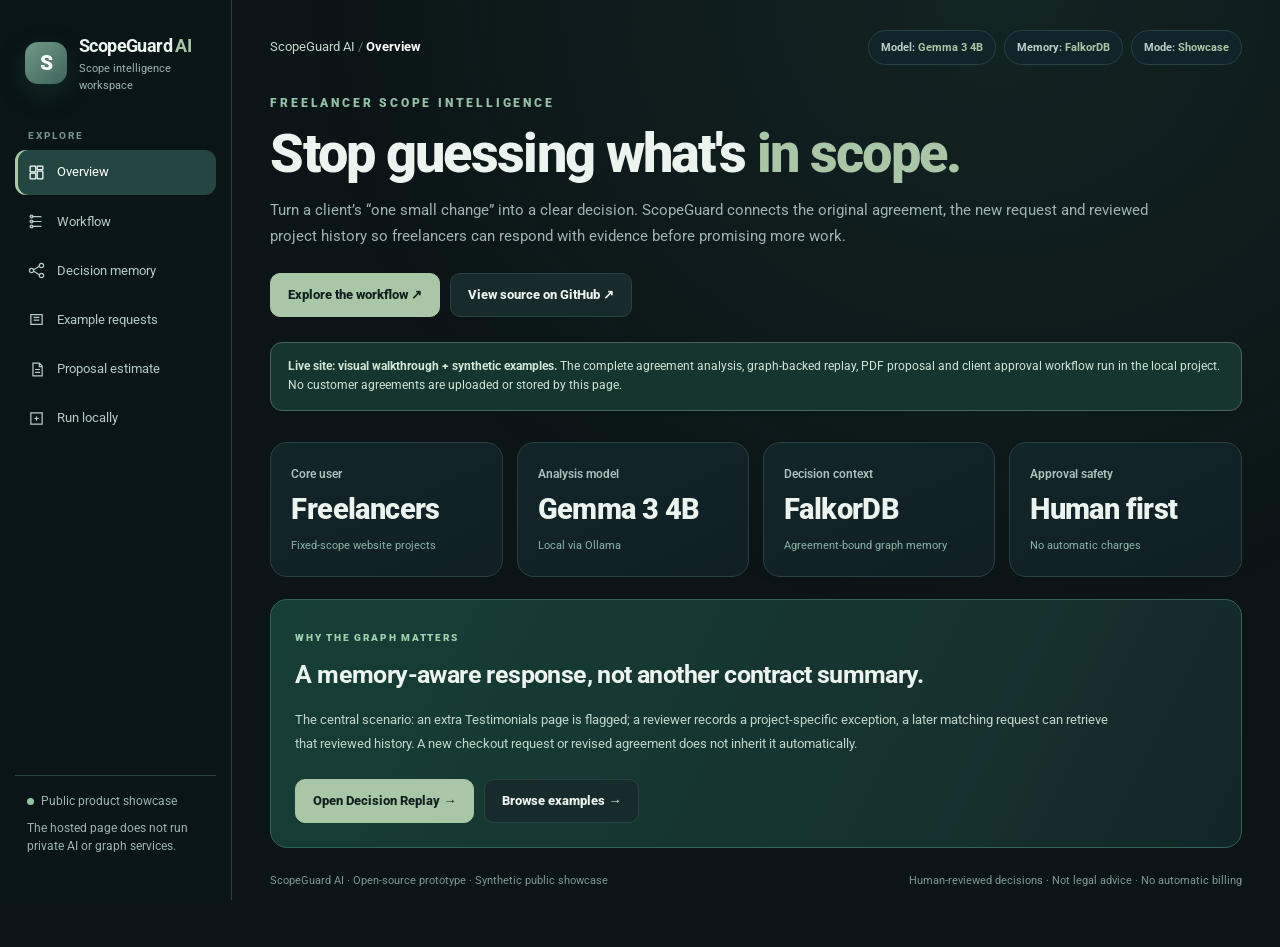
<file: showcase/index.html>
<!DOCTYPE html>

<html lang="en">
<head>
<meta charset="utf-8"/>
<meta content="width=device-width, initial-scale=1" name="viewport"/>
<meta content="ScopeGuard AI helps freelance developers handle scope changes through agreement evidence, human-reviewed decisions and FalkorDB memory." name="description"/>
<meta content="#0b1416" name="theme-color"/>
<title>ScopeGuard AI | Evidence before extra work</title>
<link href="https://fonts.googleapis.com" rel="preconnect"/>
<link crossorigin="" href="https://fonts.gstatic.com" rel="preconnect"/>
<link href="https://fonts.googleapis.com/css2?family=Roboto:wght@400;500;600;700;800;900&amp;display=swap" rel="stylesheet"/>
<style>
    :root {
      color-scheme: dark;
      --bg:#0b1416; --surface:#101f22; --surface-2:#14272a; --raised:#192f31;
      --edge:#294144; --muted:#9eb5b6; --text:#ecf4ef; --quiet:#c1d0c8;
      --sage:#a9c6a6; --olive:#768d77; --sea:#6fb3a8; --gold:#d4c18b;
      --danger:#e0a59b; --sidebar:rgba(10,22,24,.92);
    }
    * {box-sizing:border-box}
    html {scroll-behavior:smooth;scroll-padding-top:98px}
    body {margin:0;font-family:Roboto,Arial,sans-serif;background:var(--bg);color:var(--text);line-height:1.55;min-width:320px}
    body::before {content:"";position:fixed;inset:0;z-index:-1;pointer-events:none;background:radial-gradient(ellipse at 78% 0%,rgba(51,108,94,.19),transparent 49%)}
    a {color:inherit;text-decoration:none} button,input,select {font:inherit}
    button {cursor:pointer} button:focus-visible,a:focus-visible,select:focus-visible,input:focus-visible {outline:3px solid var(--sage);outline-offset:3px}
    .shell {max-width:1600px;margin:auto;display:grid;grid-template-columns:232px minmax(0,1fr);min-height:100vh}
    .sidebar {background:var(--sidebar);border-right:1px solid var(--edge);padding:28px 15px;display:flex;flex-direction:column;gap:30px;position:sticky;top:0;height:100vh}
    .identity {display:flex;align-items:center;gap:12px;padding:4px 10px}
    .mark {width:42px;height:42px;flex:none;display:grid;place-items:center;background:linear-gradient(140deg,#719986,#3e645b);color:#fff;border-radius:13px;font-weight:900;font-size:21px;box-shadow:0 9px 25px #203f3670}
    .identity strong {display:block;font-size:18px;letter-spacing:-.6px}
    .identity small {display:block;font-size:11px;color:var(--muted)}
    .side-caption {padding:0 13px;color:#728f8d;font-size:10px;font-weight:800;letter-spacing:2px;text-transform:uppercase;margin-bottom:7px}
    .side-nav {display:grid;gap:5px}
    .side-nav a {padding:12px 13px;display:flex;gap:12px;align-items:center;border-radius:11px;font-size:13px;color:#b5cbc8;transition:background .15s}
    .side-nav a:hover,.side-nav a.active {background:#244643;color:#fff}
    .side-nav a.active {box-shadow:inset 3px 0 0 var(--sage)}
    .side-nav svg {width:17px;height:17px;stroke:currentColor;fill:none;stroke-width:1.75;flex:none}
    .sidebar-bottom {margin-top:auto;padding:16px 12px;border-top:1px solid var(--edge);color:var(--muted);font-size:12px}
    .online-dot {display:inline-block;width:7px;height:7px;border-radius:50%;background:#91c4a3;margin-right:7px}
    .main {padding:30px clamp(18px,3vw,45px) 58px;min-width:0}
    .topline {display:flex;align-items:center;justify-content:space-between;gap:14px;flex-wrap:wrap;margin-bottom:29px}
    .crumb {color:#c3d6ce;font-size:13px}.crumb b{color:#fff}
    .top-right {display:flex;gap:8px;align-items:center;flex-wrap:wrap}
    .chip {border:1px solid var(--edge);border-radius:50px;background:#102529;color:#bcceca;font-size:11px;font-weight:700;padding:8px 12px}
    .chip strong{color:var(--sage)}
    .page-eyebrow {color:#94c1a7;font-size:12px;font-weight:900;letter-spacing:2.8px;text-transform:uppercase;margin:0 0 11px}
    h1 {font-size:clamp(35px,4.5vw,54px);font-weight:850;letter-spacing:-1.7px;line-height:1.1;margin:0 0 15px}
    h1 em {font-style:normal;color:var(--sage)}
    .intro {color:var(--muted);max-width:880px;margin:0;font-size:15px;line-height:1.7}
    .intro-actions {display:flex;gap:10px;flex-wrap:wrap;margin-top:24px}
    .btn {padding:11px 17px;border-radius:10px;border:1px solid var(--edge);font-weight:800;font-size:13px;display:inline-flex;align-items:center;justify-content:center;gap:8px;transition:background .15s,transform .15s}
    .btn:hover{transform:translateY(-1px)}.btn-primary{background:var(--sage);color:#10201d;border-color:var(--sage)}.btn-primary:hover{background:#bfd7bd}
    .btn-outline{background:#172b2d;color:var(--text)}.btn-outline:hover{background:#243d3d}
    .trust-note {border:1px solid #46645b;background:#17352f;border-radius:12px;padding:14px 17px;color:#d1e5d8;margin-top:25px;font-size:12px;line-height:1.6}
    .stats {display:grid;grid-template-columns:repeat(4,minmax(0,1fr));gap:14px;margin:31px 0 22px}
    .stat,.panel {background:linear-gradient(155deg,#122529,#102024);border:1px solid var(--edge);border-radius:17px}
    .stat {padding:22px 20px}.stat .stat-k {font-size:12px;color:#adc0be;font-weight:600;margin-bottom:9px}
    .stat .stat-v {font-size:clamp(20px,2.4vw,29px);font-weight:850;line-height:1.2;letter-spacing:-.6px}.stat .stat-s {font-size:11px;color:#88b5a9;margin-top:10px}
    .section-title {font-size:23px;font-weight:800;margin:0 0 6px;letter-spacing:-.5px}.section-desc{font-size:13px;color:var(--muted);margin:0 0 20px}
    .panel {padding:24px;margin-bottom:20px;min-width:0}
    .panel-accent {background:linear-gradient(117deg,#173e37,#16312f 72%,#112527);border-color:#34635a}
    .badge {display:inline-block;font-size:10px;font-weight:900;letter-spacing:1.7px;text-transform:uppercase;color:#9fd3b0;margin-bottom:11px}
    .feature-heading {font-size:25px;margin:0 0 10px;letter-spacing:-.6px}.feature-body{color:#c1d6cd;font-size:13px;max-width:830px;line-height:1.8}
    .evidence-line {border-left:3px solid var(--sea);margin-top:18px;padding:7px 0 7px 15px;color:#e0eee3;font-size:13px}
    .two-panel {display:grid;grid-template-columns:minmax(0,1.45fr) minmax(295px,1fr);gap:20px;align-items:stretch}
    .two-panel>.panel {margin-bottom:20px}
    .workflow {display:grid;gap:12px}
    .step {display:flex;gap:13px;align-items:flex-start;background:#162b2d;border:1px solid var(--edge);padding:13px;border-radius:12px}
    .step-n {width:30px;height:30px;border-radius:9px;flex:none;display:grid;place-items:center;background:#29473d;color:#cbe5ce;font-weight:800;font-size:12px}
    .step strong{font-size:13px;display:block}.step p{margin:3px 0 0;font-size:11px;color:var(--muted)}
    .chart-area {display:grid;grid-template-columns:165px minmax(0,1fr);gap:16px;align-items:center;margin:23px 0 8px}
    .donut {width:165px;height:165px;border-radius:50%;background:conic-gradient(var(--sage) 0 50%,var(--sea) 50% 75%,#668087 75% 100%);display:grid;place-items:center;position:relative}
    .donut::before{content:"";width:117px;height:117px;border-radius:50%;background:#11252a;position:absolute}
    .donut-center{z-index:1;position:relative;text-align:center}.donut-center strong{font-size:28px;display:block;line-height:1.05}.donut-center span{color:var(--muted);font-size:10px}
    .legend{display:grid;gap:10px;font-size:12px}.legend>div{display:flex;justify-content:space-between;gap:8px;align-items:center;color:#d5e4dd}
    .legend-label{display:flex;align-items:center;gap:8px}.swatch{width:9px;height:9px;border-radius:3px;flex:none}
    .table-wrap{overflow-x:auto}.request-table{width:100%;border-collapse:collapse;text-align:left;font-size:12px;min-width:520px}
    .request-table th {color:#9ab0ad;text-transform:uppercase;letter-spacing:.7px;font-size:10px;font-weight:800;padding:12px 11px;border-bottom:1px solid var(--edge)}
    .request-table td {padding:15px 11px;border-bottom:1px solid #244043;color:#e0e9e3}.request-table tr:last-child td{border-bottom:0}
    .status {display:inline-block;border-radius:50px;font-weight:800;font-size:10px;padding:5px 9px;white-space:nowrap}
    .status.extra{background:#453d31;color:#ead4a9}.status.review{background:#293d49;color:#bdd3dc}.status.included{background:#234137;color:#afddc0}
    .sample-tag {font-size:10px;color:var(--muted);margin-top:12px}
    .calculator {display:grid;grid-template-columns:1fr 1fr;gap:12px;margin:15px 0}
    .field label {display:block;color:#b7cbc3;font-size:11px;font-weight:800;margin-bottom:6px}.field input{width:100%;background:#0c1b1f;color:#ecf4ef;border:1px solid #335256;border-radius:9px;padding:11px 12px;min-width:0}
    .calc-total {font-size:29px;letter-spacing:-.6px;font-weight:900;color:#b7d6b4;margin:8px 0 0}.calc-error{color:#e2aba1;font-size:11px;min-height:18px}
    .cta {display:flex;justify-content:space-between;align-items:center;gap:18px;flex-wrap:wrap;padding:25px 26px;border-radius:18px;border:1px solid #38534c;background:#1c3432;margin-top:2px}
    .cta h2{font-size:21px;margin:0 0 6px}.cta p{margin:0;color:#adc4b8;font-size:12px;max-width:700px}
    .footer {color:#7f9995;font-size:11px;margin-top:24px;display:flex;justify-content:space-between;gap:12px;flex-wrap:wrap}
    @media(max-width:1150px){.stats{grid-template-columns:repeat(2,1fr)}.two-panel{grid-template-columns:1fr}}
    @media(max-width:760px){.shell{display:block}.sidebar{height:auto;position:static;padding:13px 15px;gap:10px}.identity{padding:4px}.side-caption,.sidebar-bottom{display:none}.side-nav{display:flex;overflow-x:auto;gap:5px}.side-nav a{white-space:nowrap;padding:10px}.main{padding:24px 16px 40px}.chart-area{grid-template-columns:1fr;justify-items:start}}
    @media(max-width:480px){.stats{grid-template-columns:1fr 1fr;gap:9px}.stat{padding:15px 12px}.stat .stat-v{font-size:18px}.panel{padding:18px}.calculator{grid-template-columns:1fr}.topline{margin-bottom:22px}}
    @media(prefers-reduced-motion:reduce){html{scroll-behavior:auto}*,*:before,*:after{transition:none!important}}

    /* Single-view navigation: each sidebar item opens its own product screen. */
    .page-view[hidden] {display:none !important}
    .page-view {animation:view-enter .19s ease-out}
    .view-header {margin-bottom:25px}
    .view-header h1 {font-size:clamp(29px,3.4vw,42px);letter-spacing:-1.1px}
    .view-header p:not(.page-eyebrow) {color:var(--muted);max-width:810px;font-size:14px}
    .view-header .page-eyebrow {margin-bottom:8px}
    .view-grid {display:grid;grid-template-columns:minmax(0,1fr) minmax(280px,.75fr);gap:18px}
    .view-grid > .panel {margin-bottom:0}
    .screen-note {border:1px solid var(--edge);border-radius:14px;padding:16px 18px;background:#14292a;color:#bfcec5;font-size:13px;line-height:1.7;margin-bottom:20px}
    .screen-note strong{color:var(--text)}
    @keyframes view-enter{from{opacity:.3;transform:translateY(5px)}to{opacity:1;transform:none}}
    @media(max-width:880px){.view-grid{grid-template-columns:1fr}}
    @media(prefers-reduced-motion:reduce){.page-view{animation:none}}
</style>
</head>
<body>
<div class="shell">
<aside aria-label="Site navigation" class="sidebar">
<a aria-label="ScopeGuard AI home" class="identity" href="#overview"><div class="mark">S</div><div><strong>ScopeGuard <span style="color:var(--sage)">AI</span></strong><small>Scope intelligence workspace</small></div></a>
<div><div class="side-caption">Explore</div><nav class="side-nav">
<a class="active" href="#overview"><svg viewbox="0 0 24 24"><rect height="8" rx="1" width="8" x="3" y="3"></rect><rect height="5" rx="1" width="8" x="13" y="3"></rect><rect height="11" rx="1" width="8" x="13" y="10"></rect><rect height="8" rx="1" width="8" x="3" y="13"></rect></svg>Overview</a>
<a href="#workflow"><svg viewbox="0 0 24 24"><path d="M5 5h14M5 12h14M5 19h14"></path><circle cx="5" cy="5" r="2"></circle><circle cx="5" cy="12" r="2"></circle><circle cx="5" cy="19" r="2"></circle></svg>Workflow</a>
<a href="#decision-memory"><svg viewbox="0 0 24 24"><circle cx="5" cy="12" r="3"></circle><circle cx="19" cy="5" r="3"></circle><circle cx="19" cy="19" r="3"></circle><path d="m8 11 8-5m-8 7 8 5"></path></svg>Decision memory</a>
<a href="#example-requests"><svg viewbox="0 0 24 24"><path d="M4 5h16v14H4zM8 9h8M8 13h8"></path></svg>Example requests</a>
<a href="#proposal"><svg viewbox="0 0 24 24"><path d="M7 3h9l4 4v14H7zM16 3v5h4M10 12h7M10 16h7"></path></svg>Proposal estimate</a>
<a href="#get-started"><svg viewbox="0 0 24 24"><path d="M4 4h16v16H4zM9 12h6m-3-3v6"></path></svg>Run locally</a>
</nav></div>
<div class="sidebar-bottom"><div><span class="online-dot"></span>Public product showcase</div><div style="margin-top:8px">The hosted page does not run private AI or graph services.</div></div>
</aside>
<main class="main" id="overview">
<div class="topline"><div class="crumb">ScopeGuard AI <span style="color:#5d7975"> / </span> <b id="active-page-name">Overview</b></div><div class="top-right"><span class="chip">Model: <strong>Gemma 3 4B</strong></span><span class="chip">Memory: <strong>FalkorDB</strong></span><span class="chip">Mode: <strong>Showcase</strong></span></div></div>











<section class="page-view" data-view="overview" id="view-overview"><p class="page-eyebrow">Freelancer scope intelligence</p><h1>Stop guessing what's <em>in scope.</em></h1><p class="intro">Turn a client’s “one small change” into a clear decision. ScopeGuard connects the original agreement, the new request and reviewed project history so freelancers can respond with evidence before promising more work.</p><div class="intro-actions"><a class="btn btn-primary" href="#workflow">Explore the workflow ↗</a><a class="btn btn-outline" href="https://github.com/agcodes0315/Scopeguard-AI" rel="noopener noreferrer" target="_blank">View source on GitHub ↗</a></div><div class="trust-note"><strong>Live site: visual walkthrough + synthetic examples.</strong> The complete agreement analysis, graph-backed replay, PDF proposal and client approval workflow run in the local project. No customer agreements are uploaded or stored by this page.</div><section aria-label="Product capabilities" class="stats">
<article class="stat"><div class="stat-k">Core user</div><div class="stat-v">Freelancers</div><div class="stat-s">Fixed-scope website projects</div></article>
<article class="stat"><div class="stat-k">Analysis model</div><div class="stat-v">Gemma 3 4B</div><div class="stat-s">Local via Ollama</div></article>
<article class="stat"><div class="stat-k">Decision context</div><div class="stat-v">FalkorDB</div><div class="stat-s">Agreement-bound graph memory</div></article>
<article class="stat"><div class="stat-k">Approval safety</div><div class="stat-v">Human first</div><div class="stat-s">No automatic charges</div></article>
</section><section class="panel panel-accent"><span class="badge">Why the graph matters</span><h2 class="feature-heading">A memory-aware response, not another contract summary.</h2><p class="feature-body">The central scenario: an extra Testimonials page is flagged; a reviewer records a project-specific exception, a later matching request can retrieve that reviewed history. A new checkout request or revised agreement does not inherit it automatically.</p><div class="intro-actions"><a class="btn btn-primary" href="#decision-memory">Open Decision Replay →</a><a class="btn btn-outline" href="#example-requests">Browse examples →</a></div></section></section><section class="page-view" data-view="workflow" hidden="" id="view-workflow"><div class="view-header"><p class="page-eyebrow">Product journey</p><h1>Agreement-to-approval workflow</h1><p>The four-step workflow and illustrative case distribution.</p></div><section class="panel" id="workflow"><h2 class="section-title">From request to resolution</h2><p class="section-desc">Four steps, one evidence-backed workflow.</p><div class="workflow">
<div class="step"><span class="step-n">01</span><div><strong>Review the agreement</strong><p>Load the original scope and its revision limits.</p></div></div>
<div class="step"><span class="step-n">02</span><div><strong>Analyze with Gemma</strong><p>Flag potential extras, included work, or uncertainty.</p></div></div>
<div class="step"><span class="step-n">03</span><div><strong>Prepare client approval</strong><p>Freelancer chooses hours and rate; client reviews.</p></div></div>
<div class="step"><span class="step-n">04</span><div><strong>Remember reviewed decisions</strong><p>FalkorDB retrieves relevant agreement-bound history.</p></div></div>
</div></section><section class="panel" id="chart"><h2 class="section-title">Sample decision mix</h2><p class="section-desc">Four fictional requests for illustration not measured accuracy.</p><div class="chart-area"><div aria-label="Four fictional requests: two potential extras, one needs review, one included" class="donut" role="img"><div class="donut-center"><strong>4</strong><span>sample requests</span></div></div><div class="legend"><div><span class="legend-label"><i class="swatch" style="background:var(--sage)"></i>Potential extra</span><b>2</b></div><div><span class="legend-label"><i class="swatch" style="background:var(--sea)"></i>Needs review</span><b>1</b></div><div><span class="legend-label"><i class="swatch" style="background:#668087"></i>Included</span><b>1</b></div></div></div><p class="sample-tag">Illustrative categories only. Real classifications need agreement evidence and human review.</p></section></section><section class="page-view" data-view="decision-memory" hidden="" id="view-decision-memory"><div class="view-header"><p class="page-eyebrow">Graph intelligence</p><h1>Decision replay</h1><p>See how relationship-bound decisions can change what the agent recommends next.</p></div><section class="panel panel-accent" id="decision-memory"><span class="badge">The differentiator · Decision replay</span><h2 class="feature-heading">One request. Its full promise history.</h2><p class="feature-body">A Testimonials page may be outside a five-page agreement today. But if the freelancer later records a reviewed, agreement-specific exception, ScopeGuard can retrieve that history for a matching request. An unrelated checkout request or a changed agreement must not inherit that exception automatically.</p><div class="evidence-line"><strong>Graph evidence path:</strong> Project → Active agreement → Relevant clause → Client request → Human-reviewed exception. Previous approval remains subject to verification.</div></section><div class="screen-note"><strong>Important:</strong> This is a visual walkthrough. Graph evidence shown here is schematic. For live Cypher queries, agreement-version replay and human-reviewed decisions, run the local Atlas Decision Desk from the repository.</div><section class="panel"><h2 class="section-title">How the graph changes guidance</h2><p class="section-desc">Illustrative decision sequence not a live database query.</p><div class="workflow"><div class="step"><span class="step-n">01</span><div><strong>No matching reviewed decision</strong><p>Testimonials page → review agreement evidence; possible extra work.</p></div></div><div class="step"><span class="step-n">02</span><div><strong>Matching reviewed exception found</strong><p>Same request under the same agreement version → surface exception conditions, require human verification.</p></div></div><div class="step"><span class="step-n">03</span><div><strong>Different request or version</strong><p>Online checkout or an updated agreement → do not reuse the old exception; reassess.</p></div></div></div></section></section><section class="page-view" data-view="example-requests" hidden="" id="view-example-requests"><div class="view-header"><p class="page-eyebrow">Scope triage</p><h1>Client request examples</h1><p>Synthetic examples only not live inference or customer records.</p></div><section class="panel" id="example-requests"><h2 class="section-title">Example client requests</h2><p class="section-desc">Fictional scope cases that show the problem in plain language.</p><div class="table-wrap"><table class="request-table"><thead><tr><th>Client asks for</th><th>Example outcome</th><th>Next step</th></tr></thead><tbody>
<tr><td>Sixth Testimonials page</td><td><span class="status extra">Potential extra</span></td><td>Review / estimate</td></tr>
<tr><td>Third revision round</td><td><span class="status extra">Potential extra</span></td><td>Review / estimate</td></tr>
<tr><td>Ambiguous design polish</td><td><span class="status review">Needs review</span></td><td>Clarify scope</td></tr>
<tr><td>Existing agreed Contact page</td><td><span class="status included">Included</span></td><td>Work to agreement</td></tr>
</tbody></table></div><p class="sample-tag">Rows are written examples, not actual live Gemma responses.</p></section></section><section class="page-view" data-view="proposal" hidden="" id="view-proposal"><div class="view-header"><p class="page-eyebrow">Human-controlled pricing</p><h1>Proposal estimate</h1><p>Model a hypothetical change estimate. No approval or billing happens here.</p></div><section class="panel" id="proposal"><h2 class="section-title">Illustrative change estimate</h2><p class="section-desc">Human-controlled pricing. This calculator does not create or send a proposal.</p><div class="calculator"><div class="field"><label for="hours">Extra hours</label><input id="hours" inputmode="decimal" max="1000" min="0" step="0.5" type="number" value="4"/></div><div class="field"><label for="rate">Rate · INR/hour</label><input id="rate" inputmode="decimal" max="1000000" min="0" step="1" type="number" value="1000"/></div></div><div style="color:var(--muted);font-size:12px">Example proposal total</div><output aria-live="polite" class="calc-total" id="total">₹4,000</output><p class="calc-error" id="calc-error" role="status"></p><p class="sample-tag">Actual approval links and PDFs are available in the local application; this is an illustrative estimate.</p></section></section><section class="page-view" data-view="get-started" hidden="" id="view-get-started"><div class="view-header"><p class="page-eyebrow">Developer setup</p><h1>Run the full application</h1><p>The actual model, graph and approval system run locally.</p></div><section class="cta" id="get-started"><div><h2>Explore the real implementation</h2><p>Run ScopeGuard locally with FastAPI, Ollama/Gemma and FalkorDB. The GitHub README provides setup steps, tests and safety limitations.</p></div><a class="btn btn-primary" href="https://github.com/agcodes0315/Scopeguard-AI#readme" rel="noopener noreferrer" target="_blank">Open setup guide ↗</a></section><div class="screen-note"><strong>Local project routes:</strong> Start the app using <code>start.ps1</code> and use the port printed in the terminal. Open <code>/atlas.html</code> for the graph-backed Decision Desk, <code>/graph.html</code> for graph context, and <code>/</code> for the approval workflow. These localhost paths are not hosted on this public static site.</div></section><footer class="footer"><span>ScopeGuard AI · Open-source prototype · Synthetic public showcase</span><span>Human-reviewed decisions · Not legal advice · No automatic billing</span></footer></main>
</div>
<script>
  (() => {
    'use strict';
    const hours = document.getElementById('hours');
    const rate = document.getElementById('rate');
    const total = document.getElementById('total');
    const error = document.getElementById('calc-error');
    const format = new Intl.NumberFormat('en-IN', {style:'currency',currency:'INR',maximumFractionDigits:2});
    function recalc(){
      const h = Number(hours.value), r = Number(rate.value);
      if(hours.value.trim()==='' || rate.value.trim()==='' || !Number.isFinite(h) || !Number.isFinite(r) || h < 0 || r < 0 || h > 1000 || r > 1000000){
        total.textContent=':'; error.textContent='Enter valid non-negative hours and rate.'; return;
      }
      total.textContent=format.format(h*r);error.textContent='';
    }
    hours.addEventListener('input',recalc);rate.addEventListener('input',recalc);recalc();
    const viewIds = ['overview','workflow','decision-memory','example-requests','proposal','get-started'];
    const links = [...document.querySelectorAll('.side-nav a')];
    const titles = {overview:'Overview',workflow:'Workflow','decision-memory':'Decision memory','example-requests':'Example requests',proposal:'Proposal estimate','get-started':'Run locally'};
    function openView(name, writeHistory=false){
      if(!viewIds.includes(name)) name='overview';
      for(const id of viewIds){document.getElementById('view-'+id).hidden=(id!==name)}
      for(const link of links){
        const active=link.getAttribute('href')==='#'+name;
        link.classList.toggle('active',active);
        if(active) link.setAttribute('aria-current','page');
        else link.removeAttribute('aria-current');
      }
      const title=document.getElementById('active-page-name');
      if(title) title.textContent=titles[name];
      if(writeHistory && location.hash!=='#'+name) history.pushState(null,'','#'+name);
      window.scrollTo({top:0,behavior:'instant'});
    }
    document.querySelectorAll('a[href^="#"]').forEach(link => link.addEventListener('click',event=>{
      const destination=link.getAttribute('href').slice(1);
      if(!viewIds.includes(destination)) return;
      event.preventDefault();openView(destination,true);
    }));
    window.addEventListener('popstate',()=>openView(decodeURIComponent(location.hash.slice(1))));
    window.addEventListener('hashchange',()=>openView(decodeURIComponent(location.hash.slice(1))));
    openView(decodeURIComponent(location.hash.slice(1)));
  })();
</script>
</body>
</html>
</file>
